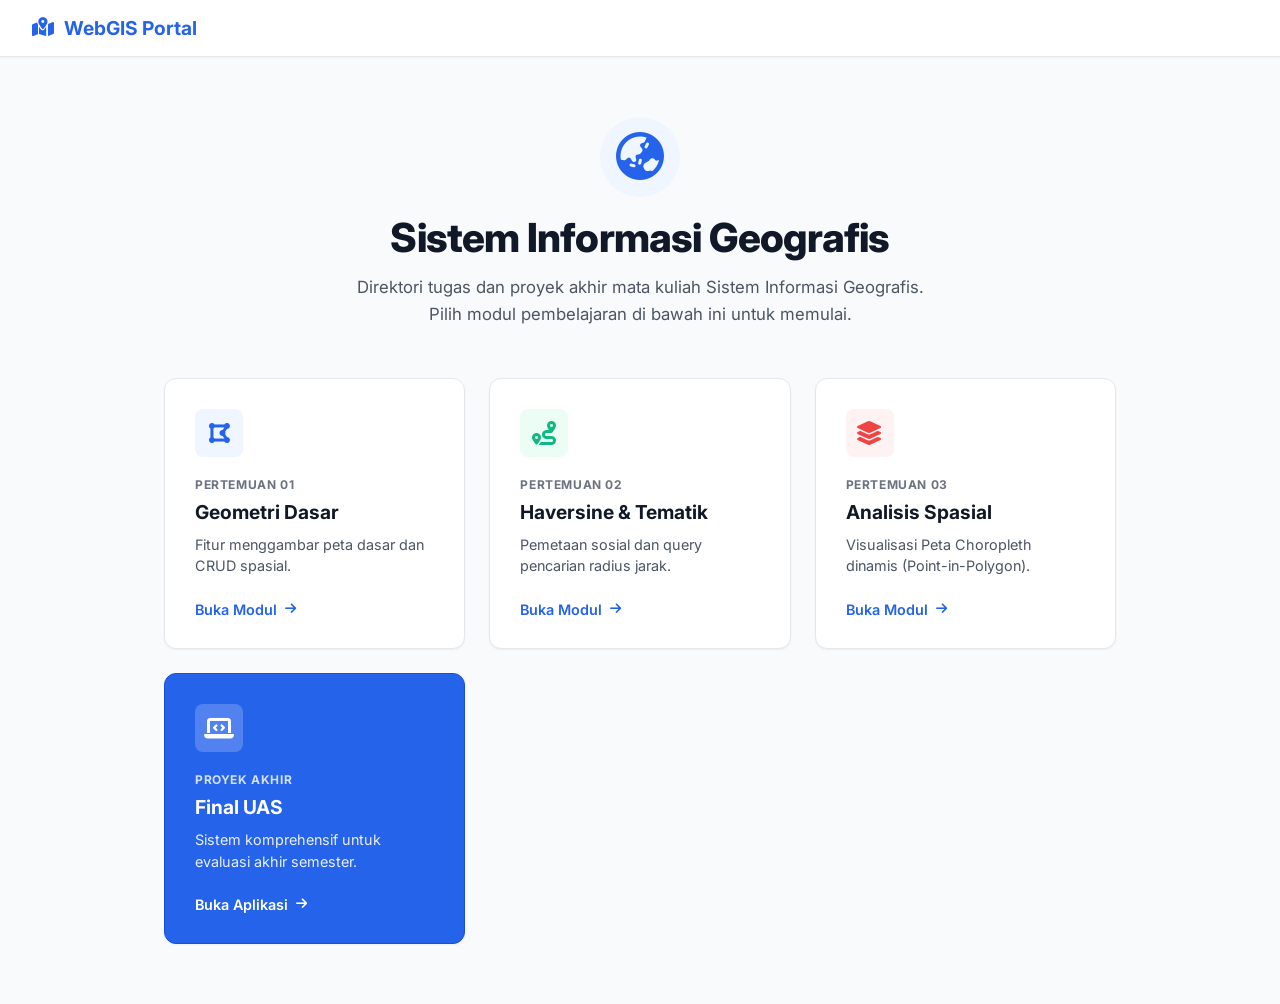
<file: index.html>
<!DOCTYPE html>
<html lang="id">
<head>
    <meta charset="UTF-8">
    <meta name="viewport" content="width=device-width, initial-scale=1.0">
    <title>Portal WebGIS - Sistem Informasi Geografis</title>
    <link href="https://fonts.googleapis.com/css2?family=Inter:wght@300;400;500;600;700;800&display=swap" rel="stylesheet">
    <link rel="stylesheet" href="https://cdnjs.cloudflare.com/ajax/libs/font-awesome/6.5.0/css/all.min.css">
    <style>
        :root {
            /* Matching project_final/main.css */
            --primary:        #2563EB;
            --primary-light:  #3B82F6;
            --primary-dark:   #1D4ED8;
            --accent:         #10B981;
            --bg-base:        #F9FAFB;
            --bg-surface:     #FFFFFF;
            --border-light:   #E5E7EB;
            --border-hover:   #D1D5DB;
            --text-primary:   #111827;
            --text-secondary: #4B5563;
            --text-muted:     #6B7280;
            --radius-md:      8px;
            --radius-lg:      12px;
            --radius-xl:      16px;
            --shadow-sm:      0 1px 2px 0 rgba(0, 0, 0, 0.05);
            --shadow-md:      0 4px 6px -1px rgba(0, 0, 0, 0.1), 0 2px 4px -1px rgba(0, 0, 0, 0.06);
            --shadow-lg:      0 10px 15px -3px rgba(0, 0, 0, 0.1), 0 4px 6px -2px rgba(0, 0, 0, 0.05);
            --transition:     all 0.2s ease-in-out;
        }

        * {
            margin: 0;
            padding: 0;
            box-sizing: border-box;
        }

        body {
            font-family: 'Inter', sans-serif;
            background-color: var(--bg-base);
            color: var(--text-primary);
            display: flex;
            flex-direction: column;
            align-items: center;
            min-height: 100vh;
            -webkit-font-smoothing: antialiased;
        }

        .navbar {
            width: 100%;
            background: var(--bg-surface);
            border-bottom: 1px solid var(--border-light);
            padding: 16px 32px;
            display: flex;
            align-items: center;
            justify-content: space-between;
            box-shadow: var(--shadow-sm);
        }

        .navbar-brand {
            font-size: 1.2rem;
            font-weight: 700;
            color: var(--primary);
            display: flex;
            align-items: center;
            gap: 10px;
        }

        .header {
            text-align: center;
            margin-top: 60px;
            margin-bottom: 50px;
            animation: slideDown 0.4s ease-out;
            padding: 0 20px;
        }

        .header-icon {
            font-size: 3rem;
            color: var(--primary);
            margin-bottom: 16px;
            background: #EFF6FF;
            width: 80px;
            height: 80px;
            line-height: 80px;
            border-radius: 50%;
            display: inline-block;
        }

        .header h1 {
            font-size: 2.5rem;
            font-weight: 800;
            color: var(--text-primary);
            letter-spacing: -0.02em;
            margin-bottom: 12px;
        }

        .header p {
            font-size: 1.05rem;
            color: var(--text-secondary);
            max-width: 600px;
            margin: 0 auto;
            line-height: 1.6;
        }

        .grid-container {
            display: grid;
            grid-template-columns: repeat(auto-fit, minmax(280px, 1fr));
            gap: 24px;
            width: 100%;
            max-width: 1000px;
            padding: 0 24px 60px 24px;
            animation: fadeIn 0.6s ease-out forwards;
            opacity: 0;
        }

        .card {
            background: var(--bg-surface);
            border: 1px solid var(--border-light);
            border-radius: var(--radius-lg);
            padding: 30px;
            text-decoration: none;
            color: inherit;
            display: flex;
            flex-direction: column;
            box-shadow: var(--shadow-sm);
            transition: var(--transition);
            position: relative;
            overflow: hidden;
        }

        .card:hover {
            transform: translateY(-4px);
            box-shadow: var(--shadow-md);
            border-color: var(--border-hover);
        }

        .card-icon-wrap {
            width: 48px;
            height: 48px;
            border-radius: var(--radius-md);
            display: flex;
            align-items: center;
            justify-content: center;
            font-size: 1.5rem;
            margin-bottom: 20px;
            transition: var(--transition);
        }

        .card:nth-child(1) .card-icon-wrap { background: #EFF6FF; color: var(--primary); }
        .card:nth-child(2) .card-icon-wrap { background: #ECFDF5; color: var(--accent); }
        .card:nth-child(3) .card-icon-wrap { background: #FEF2F2; color: #EF4444; }
        
        .card-number {
            font-size: 0.75rem;
            font-weight: 700;
            color: var(--text-muted);
            text-transform: uppercase;
            letter-spacing: 0.05em;
            margin-bottom: 8px;
        }

        .card-title {
            font-size: 1.2rem;
            font-weight: 700;
            margin-bottom: 10px;
            color: var(--text-primary);
        }

        .card-desc {
            font-size: 0.9rem;
            color: var(--text-secondary);
            line-height: 1.5;
            flex-grow: 1;
        }

        .card-footer {
            margin-top: 24px;
            display: flex;
            align-items: center;
            font-weight: 600;
            color: var(--primary);
            font-size: 0.9rem;
            transition: var(--transition);
        }

        .card-footer i {
            margin-left: 8px;
            font-size: 0.8rem;
            transition: transform 0.2s ease;
        }

        .card:hover .card-footer {
            color: var(--primary-dark);
        }

        .card:hover .card-footer i {
            transform: translateX(4px);
        }

        /* Final Card styling */
        .card.final {
            background: var(--primary);
            border: 1px solid var(--primary-dark);
            color: white;
        }
        
        .card.final .card-icon-wrap {
            background: rgba(255, 255, 255, 0.2);
            color: white;
        }

        .card.final .card-number {
            color: rgba(255, 255, 255, 0.8);
        }

        .card.final .card-title {
            color: white;
        }

        .card.final .card-desc {
            color: rgba(255, 255, 255, 0.9);
        }

        .card.final .card-footer {
            color: white;
        }

        .card.final:hover {
            transform: translateY(-4px);
            box-shadow: var(--shadow-lg);
            background: var(--primary-dark);
        }

        @keyframes slideDown {
            from { opacity: 0; transform: translateY(-20px); }
            to { opacity: 1; transform: translateY(0); }
        }

        @keyframes fadeIn {
            from { opacity: 0; transform: scale(0.98); }
            to { opacity: 1; transform: scale(1); }
        }

    </style>
</head>
<body>

    <nav class="navbar">
        <div class="navbar-brand">
            <i class="fas fa-map-marked-alt"></i>
            WebGIS Portal
        </div>
    </nav>

    <header class="header">
        <div class="header-icon">
            <i class="fas fa-globe-asia"></i>
        </div>
        <h1>Sistem Informasi Geografis</h1>
        <p>Direktori tugas dan proyek akhir mata kuliah Sistem Informasi Geografis. Pilih modul pembelajaran di bawah ini untuk memulai.</p>
    </header>

    <div class="grid-container">
        
        <!-- Pertemuan 01 -->
        <a href="01/frontend/" class="card" style="animation-delay: 0.1s;">
            <div class="card-icon-wrap">
                <i class="fas fa-draw-polygon"></i>
            </div>
            <div class="card-number">Pertemuan 01</div>
            <h2 class="card-title">Geometri Dasar</h2>
            <p class="card-desc">Fitur menggambar peta dasar dan CRUD spasial.</p>
            <div class="card-footer">
                Buka Modul <i class="fas fa-arrow-right"></i>
            </div>
        </a>

        <!-- Pertemuan 02 -->
        <a href="02/frontend/" class="card" style="animation-delay: 0.15s;">
            <div class="card-icon-wrap">
                <i class="fas fa-route"></i>
            </div>
            <div class="card-number">Pertemuan 02</div>
            <h2 class="card-title">Haversine & Tematik</h2>
            <p class="card-desc">Pemetaan sosial dan query pencarian radius jarak.</p>
            <div class="card-footer">
                Buka Modul <i class="fas fa-arrow-right"></i>
            </div>
        </a>

        <!-- Pertemuan 03 -->
        <a href="03/frontend/" class="card" style="animation-delay: 0.2s;">
            <div class="card-icon-wrap">
                <i class="fas fa-layer-group"></i>
            </div>
            <div class="card-number">Pertemuan 03</div>
            <h2 class="card-title">Analisis Spasial</h2>
            <p class="card-desc">Visualisasi Peta Choropleth dinamis (Point-in-Polygon).</p>
            <div class="card-footer">
                Buka Modul <i class="fas fa-arrow-right"></i>
            </div>
        </a>

        <!-- Final (UAS) -->
        <a href="project_final/" class="card final" style="animation-delay: 0.25s;">
            <div class="card-icon-wrap">
                <i class="fas fa-laptop-code"></i>
            </div>
            <div class="card-number">Proyek Akhir</div>
            <h2 class="card-title">Final UAS</h2>
            <p class="card-desc">Sistem komprehensif untuk evaluasi akhir semester.</p>
            <div class="card-footer">
                Buka Aplikasi <i class="fas fa-arrow-right"></i>
            </div>
        </a>

    </div>

</body>
</html>
</file>
